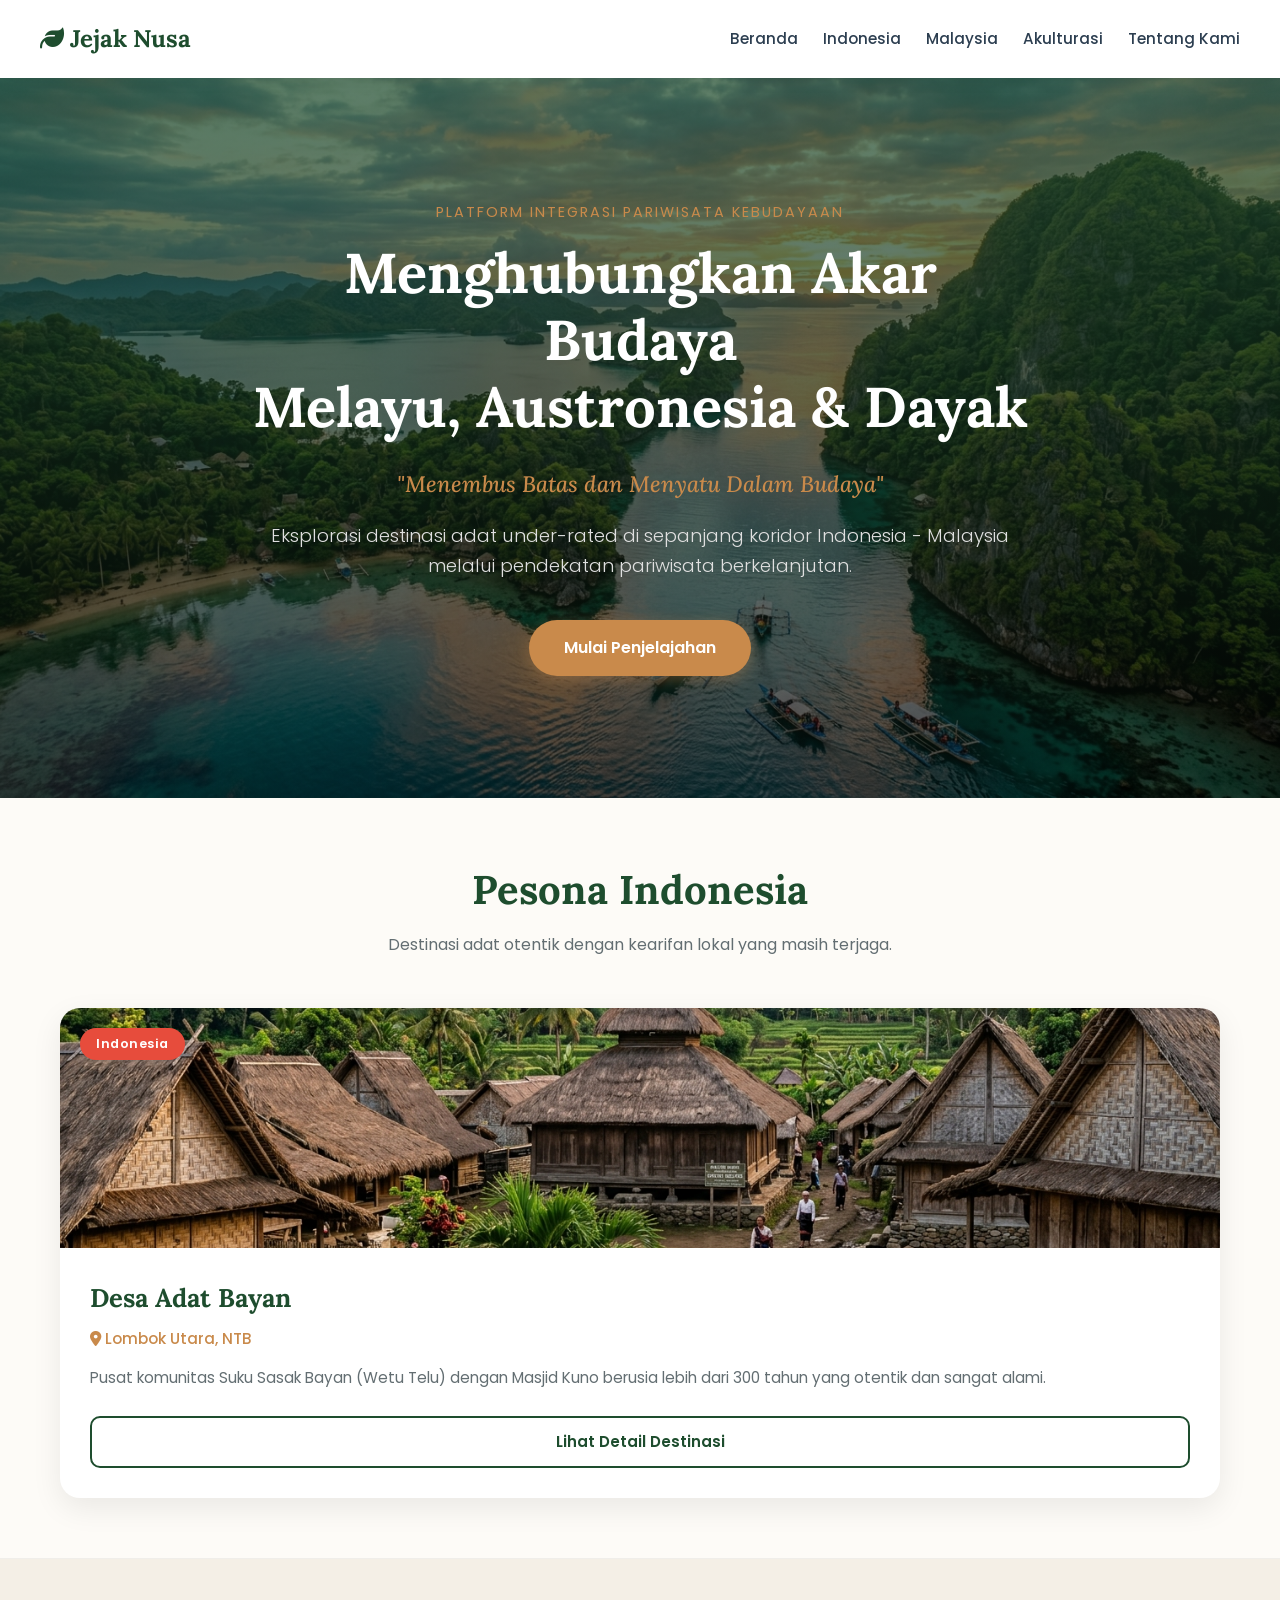
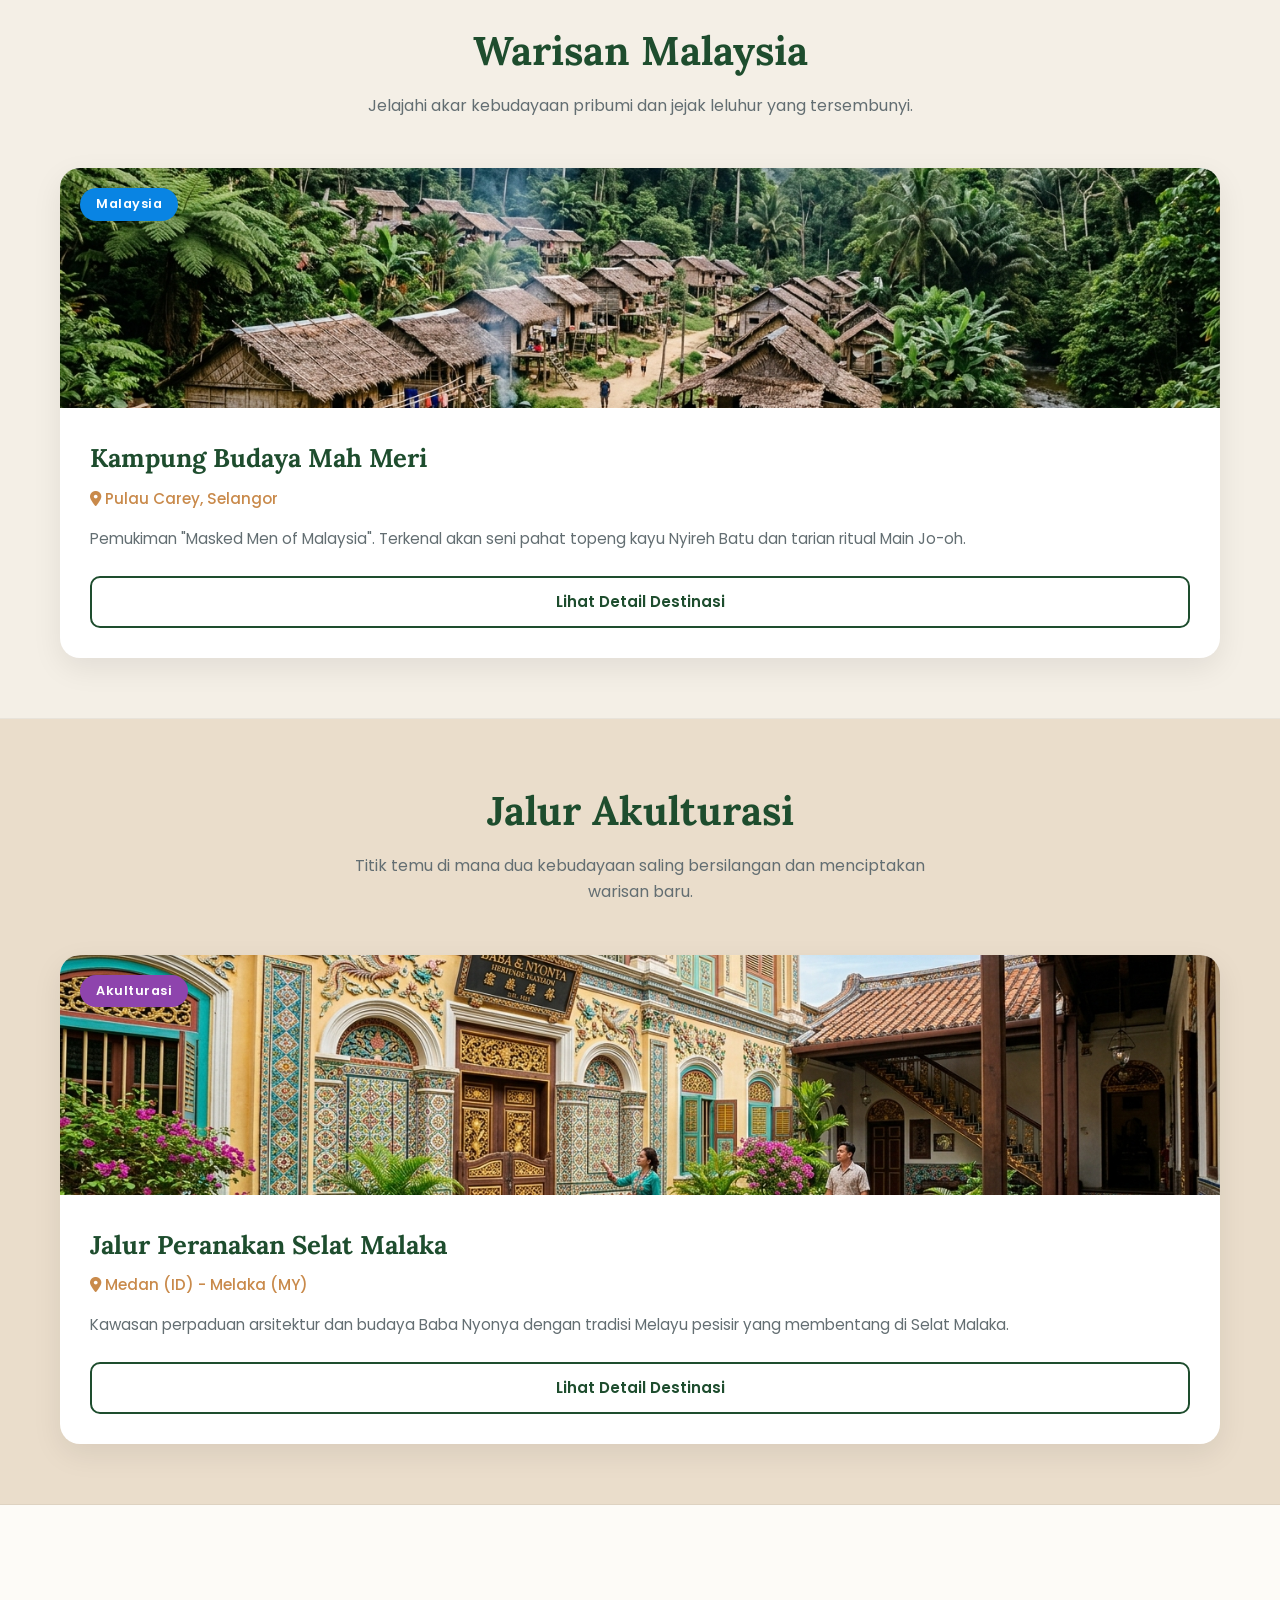
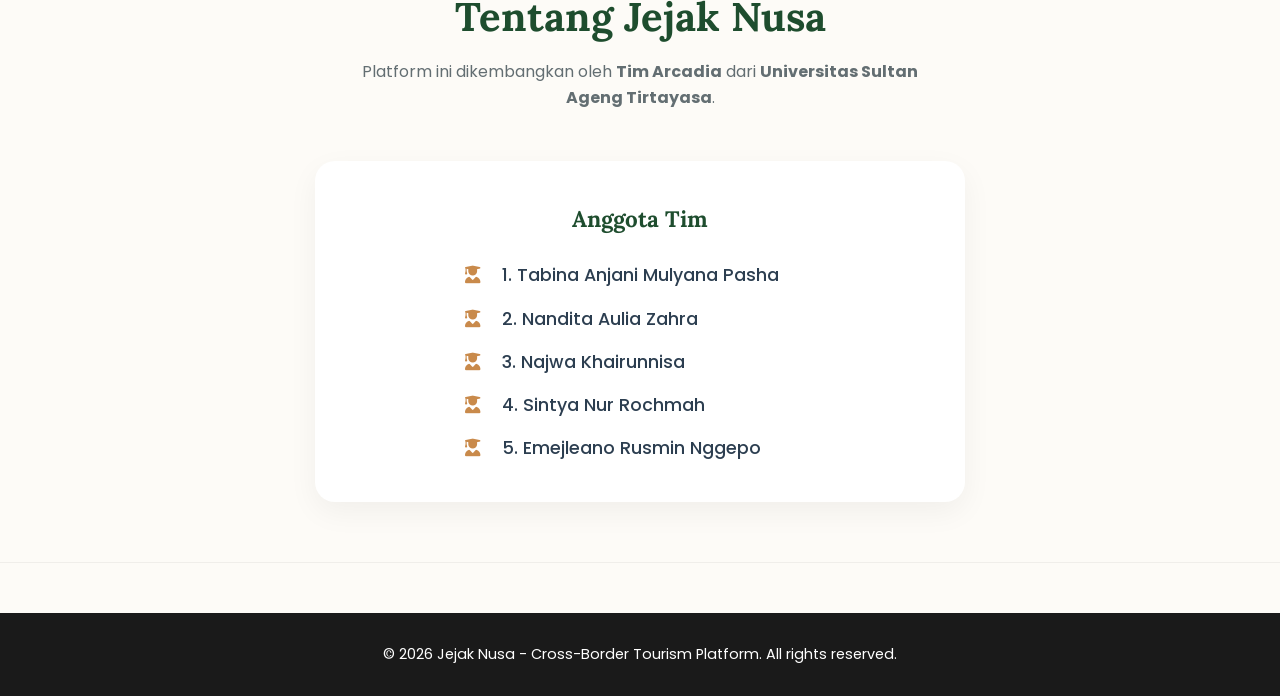
<file: index.html>
<!DOCTYPE html>
<html lang="id">
<head>
    <meta charset="UTF-8">
    <meta name="viewport" content="width=device-width, initial-scale=1.0">
    <title>Jejak Nusa - Lintas Budaya Nusantara</title>
    <link href="https://fonts.googleapis.com/css2?family=Lora:ital,wght@0,400;0,600;1,400&family=Poppins:wght@300;400;500;600&display=swap" rel="stylesheet">
    <link rel="stylesheet" href="https://cdnjs.cloudflare.com/ajax/libs/font-awesome/6.4.0/css/all.min.css">
    <link rel="stylesheet" href="style.css">
</head>
<body>

    <!-- Navbar -->
    <nav class="navbar">
        <div class="logo">
            <i class="fa-solid fa-leaf"></i> Jejak Nusa
        </div>
        <div class="menu-toggle" id="mobile-menu">
            <i class="fa-solid fa-bars"></i>
        </div>
        <ul class="nav-links">
            <li><a href="#beranda">Beranda</a></li>
            <li><a href="#indonesia">Indonesia</a></li>
            <li><a href="#malaysia">Malaysia</a></li>
            <li><a href="#akulturasi">Akulturasi</a></li>
            <li><a href="#tentang">Tentang Kami</a></li>
        </ul>
    </nav>

    <!-- Hero Section -->
    <header id="beranda" class="hero">
        <div class="hero-overlay"></div>
        <div class="hero-content">
            <span class="hero-subtitle">Platform Integrasi Pariwisata Kebudayaan</span>
            <h1>Menghubungkan Akar Budaya<br>Melayu, Austronesia & Dayak</h1>
            <h3 style="color: var(--color-secondary); font-style: italic; margin-bottom: 20px; font-weight: 500; font-family: var(--font-heading); font-size: 1.4rem;">"Menembus Batas dan Menyatu Dalam Budaya"</h3>
            <p>Eksplorasi destinasi adat under-rated di sepanjang koridor Indonesia - Malaysia melalui pendekatan pariwisata berkelanjutan.</p>
            <div class="hero-buttons">
                <a href="#indonesia" class="btn-primary">Mulai Penjelajahan</a>
            </div>
        </div>
    </header>

    <!-- Section Indonesia -->
    <section id="indonesia" class="category-section bg-light">
        <div class="container">
            <div class="section-header">
                <h2>Pesona Indonesia</h2>
                <p>Destinasi adat otentik dengan kearifan lokal yang masih terjaga.</p>
            </div>
            <div class="card-grid">
                <!-- Card Indonesia 1 -->
                <div class="destination-card">
                    <div class="card-image" style="background-image: url('bayan_village.jpg');">
                        <span class="badge badge-id">Indonesia</span>
                    </div>
                    <div class="card-body">
                        <h3>Desa Adat Bayan</h3>
                        <p class="location"><i class="fa-solid fa-location-dot"></i> Lombok Utara, NTB</p>
                        <p class="short-desc">Pusat komunitas Suku Sasak Bayan (Wetu Telu) dengan Masjid Kuno berusia lebih dari 300 tahun yang otentik dan sangat alami.</p>
                        <!-- Mengarah ke halaman terpisah -->
                        <a href="bayan.html" class="btn-detail">Lihat Detail Destinasi</a>
                    </div>
                </div>
            </div>
        </div>
    </section>

    <!-- Section Malaysia -->
    <section id="malaysia" class="category-section bg-cream">
        <div class="container">
            <div class="section-header">
                <h2>Warisan Malaysia</h2>
                <p>Jelajahi akar kebudayaan pribumi dan jejak leluhur yang tersembunyi.</p>
            </div>
            <div class="card-grid">
                <!-- Card Malaysia 1 -->
                <div class="destination-card">
                    <div class="card-image" style="background-image: url('mahmeri_village.jpg');">
                        <span class="badge badge-my">Malaysia</span>
                    </div>
                    <div class="card-body">
                        <h3>Kampung Budaya Mah Meri</h3>
                        <p class="location"><i class="fa-solid fa-location-dot"></i> Pulau Carey, Selangor</p>
                        <p class="short-desc">Pemukiman "Masked Men of Malaysia". Terkenal akan seni pahat topeng kayu Nyireh Batu dan tarian ritual Main Jo-oh.</p>
                        <!-- Mengarah ke halaman terpisah -->
                        <a href="mahmeri.html" class="btn-detail">Lihat Detail Destinasi</a>
                    </div>
                </div>
            </div>
        </div>
    </section>

    <!-- Section Akulturasi -->
    <section id="akulturasi" class="category-section bg-sand">
        <div class="container">
            <div class="section-header">
                <h2>Jalur Akulturasi</h2>
                <p>Titik temu di mana dua kebudayaan saling bersilangan dan menciptakan warisan baru.</p>
            </div>
            <div class="card-grid">
                <!-- Card Akulturasi 1 -->
                <div class="destination-card">
                    <div class="card-image" style="background-image: url('peranakan_mansion.jpg');">
                        <span class="badge badge-mix">Akulturasi</span>
                    </div>
                    <div class="card-body">
                        <h3>Jalur Peranakan Selat Malaka</h3>
                        <p class="location"><i class="fa-solid fa-location-dot"></i> Medan (ID) - Melaka (MY)</p>
                        <p class="short-desc">Kawasan perpaduan arsitektur dan budaya Baba Nyonya dengan tradisi Melayu pesisir yang membentang di Selat Malaka.</p>
                        <!-- Mengarah ke halaman terpisah -->
                        <a href="peranakan.html" class="btn-detail">Lihat Detail Destinasi</a>
                    </div>
                </div>
            </div>
        </div>
    </section>

    <!-- Section Tentang Jejak Nusa -->
    <section id="tentang" class="category-section bg-light" style="padding-top: 20px;">
        <div class="container">
            <div class="section-header">
                <h2>Tentang Jejak Nusa</h2>
                <p>Platform ini dikembangkan oleh <strong>Tim Arcadia</strong> dari <strong>Universitas Sultan Ageng Tirtayasa</strong>.</p>
            </div>
            <div style="text-align: center; max-width: 650px; margin: 0 auto; background: white; padding: 40px; border-radius: 20px; box-shadow: 0 10px 30px rgba(0,0,0,0.05);">
                <h3 style="color: var(--color-primary); margin-bottom: 25px; font-family: var(--font-heading); font-size: 1.4rem;">Anggota Tim</h3>
                <ul style="list-style: none; padding: 0; display: flex; flex-direction: column; gap: 15px; font-size: 1.1rem; color: var(--color-text); font-weight: 500; text-align: left; max-width: 350px; margin: 0 auto;">
                    <li><i class="fa-solid fa-user-graduate" style="color: var(--color-secondary); margin-right: 12px; width: 20px;"></i> 1. Tabina Anjani Mulyana Pasha</li>
                    <li><i class="fa-solid fa-user-graduate" style="color: var(--color-secondary); margin-right: 12px; width: 20px;"></i> 2. Nandita Aulia Zahra</li>
                    <li><i class="fa-solid fa-user-graduate" style="color: var(--color-secondary); margin-right: 12px; width: 20px;"></i> 3. Najwa Khairunnisa</li>
                    <li><i class="fa-solid fa-user-graduate" style="color: var(--color-secondary); margin-right: 12px; width: 20px;"></i> 4. Sintya Nur Rochmah</li>
                    <li><i class="fa-solid fa-user-graduate" style="color: var(--color-secondary); margin-right: 12px; width: 20px;"></i> 5. Emejleano Rusmin Nggepo</li>
                </ul>
            </div>
        </div>
    </section>

    <footer>
        <p>&copy; 2026 Jejak Nusa - Cross-Border Tourism Platform. All rights reserved.</p>
    </footer>

    <script src="script.js"></script>
</body>
</html>
</file>
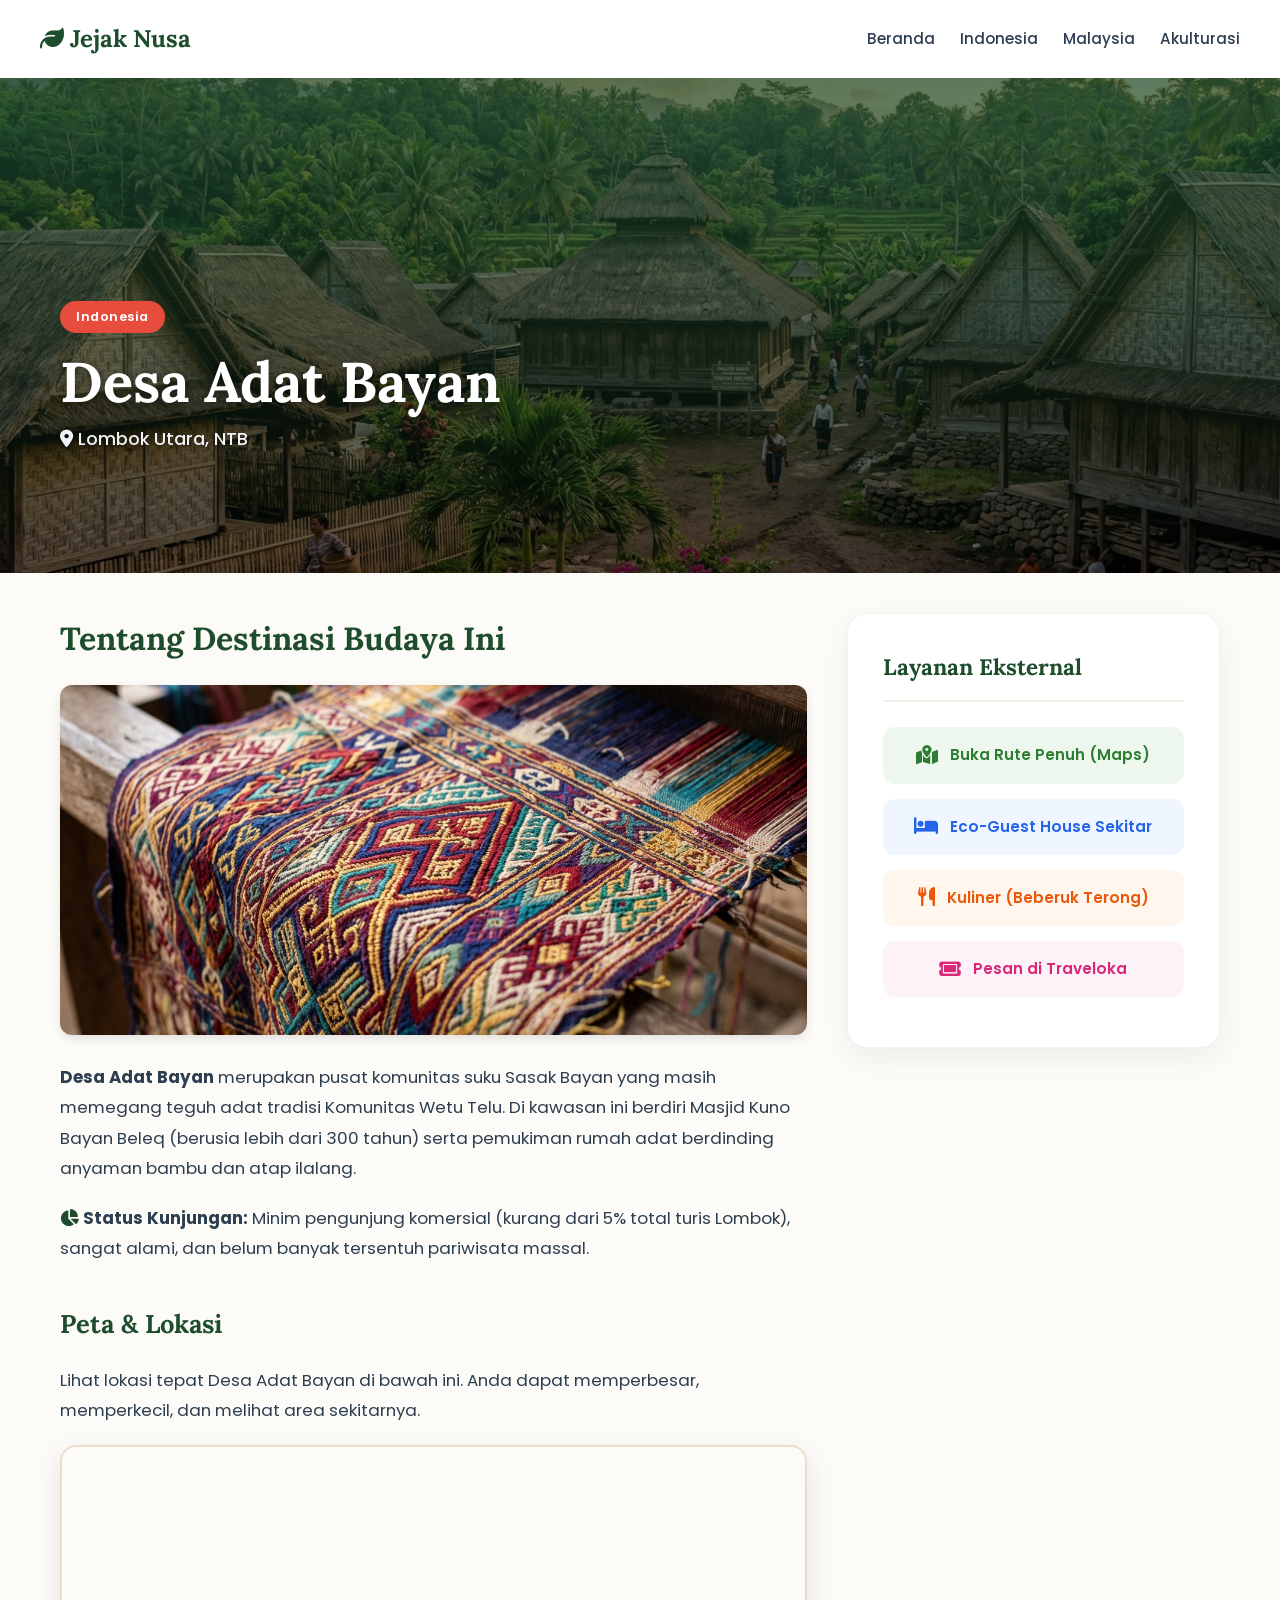
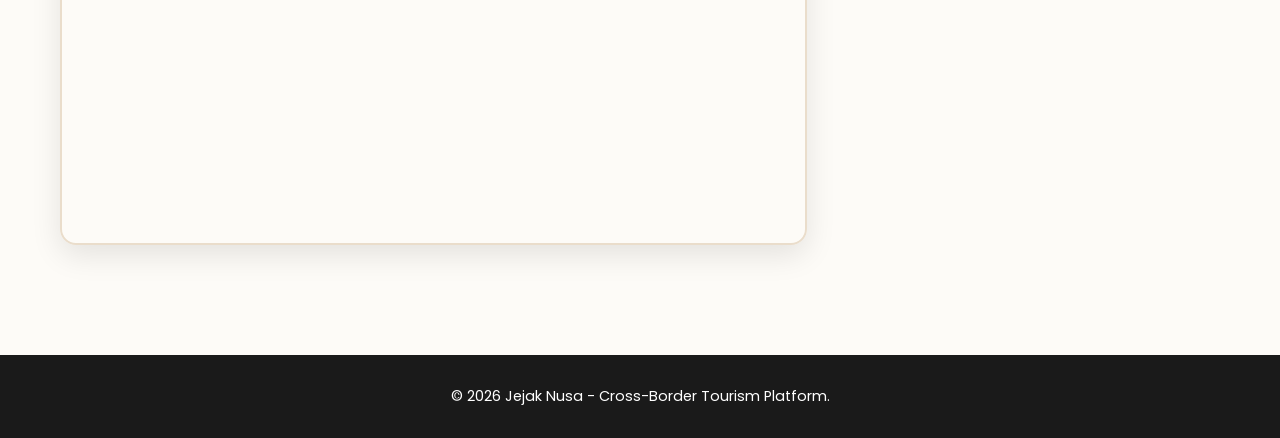
<file: bayan.html>
<!DOCTYPE html>
<html lang="id">
<head>
    <meta charset="UTF-8">
    <meta name="viewport" content="width=device-width, initial-scale=1.0">
    <title>Desa Adat Bayan - Jejak Nusa</title>
    <link href="https://fonts.googleapis.com/css2?family=Lora:ital,wght@0,400;0,600;1,400&family=Poppins:wght@300;400;500;600&display=swap" rel="stylesheet">
    <link rel="stylesheet" href="https://cdnjs.cloudflare.com/ajax/libs/font-awesome/6.4.0/css/all.min.css">
    <link rel="stylesheet" href="style.css">
</head>
<body>

    <!-- Navbar -->
    <nav class="navbar">
        <a href="index.html" class="logo">
            <i class="fa-solid fa-leaf"></i> Jejak Nusa
        </a>
        <div class="menu-toggle" id="mobile-menu">
            <i class="fa-solid fa-bars"></i>
        </div>
        <ul class="nav-links">
            <li><a href="index.html#beranda">Beranda</a></li>
            <li><a href="index.html#indonesia">Indonesia</a></li>
            <li><a href="index.html#malaysia">Malaysia</a></li>
            <li><a href="index.html#akulturasi">Akulturasi</a></li>
        </ul>
    </nav>

    <!-- Header Spesifik Destinasi -->
    <header class="detail-hero" style="background-image: url('bayan_village.jpg');">
        <div class="hero-overlay"></div>
        <div class="container relative">
            <span class="badge badge-id">Indonesia</span>
            <h1>Desa Adat Bayan</h1>
            <p class="location"><i class="fa-solid fa-location-dot"></i> Lombok Utara, NTB</p>
        </div>
    </header>

    <!-- Konten Utama (Teks & Maps) -->
    <div class="container detail-layout">
        <div class="detail-main">
            <h2>Tentang Destinasi Budaya Ini</h2>
            <img src="bayan_detail.jpg" alt="Kain Tenun Tradisional Sasak" style="width: 100%; height: 350px; object-fit: cover; border-radius: 12px; margin-bottom: 20px; box-shadow: 0 4px 10px rgba(0,0,0,0.1);">
            <p><strong>Desa Adat Bayan</strong> merupakan pusat komunitas suku Sasak Bayan yang masih memegang teguh adat tradisi Komunitas Wetu Telu. Di kawasan ini berdiri Masjid Kuno Bayan Beleq (berusia lebih dari 300 tahun) serta pemukiman rumah adat berdinding anyaman bambu dan atap ilalang.</p>
            <p><i class="fa-solid fa-chart-pie" style="color:var(--color-primary);"></i> <strong>Status Kunjungan:</strong> Minim pengunjung komersial (kurang dari 5% total turis Lombok), sangat alami, dan belum banyak tersentuh pariwisata massal.</p>
            
            <h3>Peta & Lokasi</h3>
            <p>Lihat lokasi tepat Desa Adat Bayan di bawah ini. Anda dapat memperbesar, memperkecil, dan melihat area sekitarnya.</p>
            
            <!-- Google Maps Embed Iframe -->
            <div class="map-container">
                <iframe src="https://maps.google.com/maps?q=Desa+Adat+Bayan,+Lombok+Utara&t=&z=14&ie=UTF8&iwloc=&output=embed" frameborder="0" scrolling="no" marginheight="0" marginwidth="0"></iframe>
            </div>
        </div>

        <!-- Sidebar CTA (Tautan Layanan) -->
        <div class="detail-sidebar">
            <h3>Layanan Eksternal</h3>
            
            <a href="https://maps.google.com/?q=Desa+Adat+Bayan+Lombok" target="_blank" rel="noopener noreferrer" class="btn-action btn-map">
                <i class="fa-solid fa-map-location-dot"></i> Buka Rute Penuh (Maps)
            </a>
            
            <a href="https://www.agoda.com/id-id/search?text=Bayan+Lombok+Utara" target="_blank" rel="noopener noreferrer" class="btn-action btn-stay">
                <i class="fa-solid fa-bed"></i> Eco-Guest House Sekitar
            </a>
            
            <a href="https://maps.google.com/?q=Kuliner+Lombok+Utara" target="_blank" rel="noopener noreferrer" class="btn-action btn-food">
                <i class="fa-solid fa-utensils"></i> Kuliner (Beberuk Terong)
            </a>
            
            <a href="https://www.traveloka.com/id-id/activities/search?q=Desa+Adat+Bayan" target="_blank" rel="noopener noreferrer" class="btn-action btn-ticket">
                <i class="fa-solid fa-ticket"></i> Pesan di Traveloka
            </a>
        </div>
    </div>

    <footer>
        <p>&copy; 2026 Jejak Nusa - Cross-Border Tourism Platform.</p>
    </footer>

    <script src="script.js"></script>
</body>
</html>
</file>
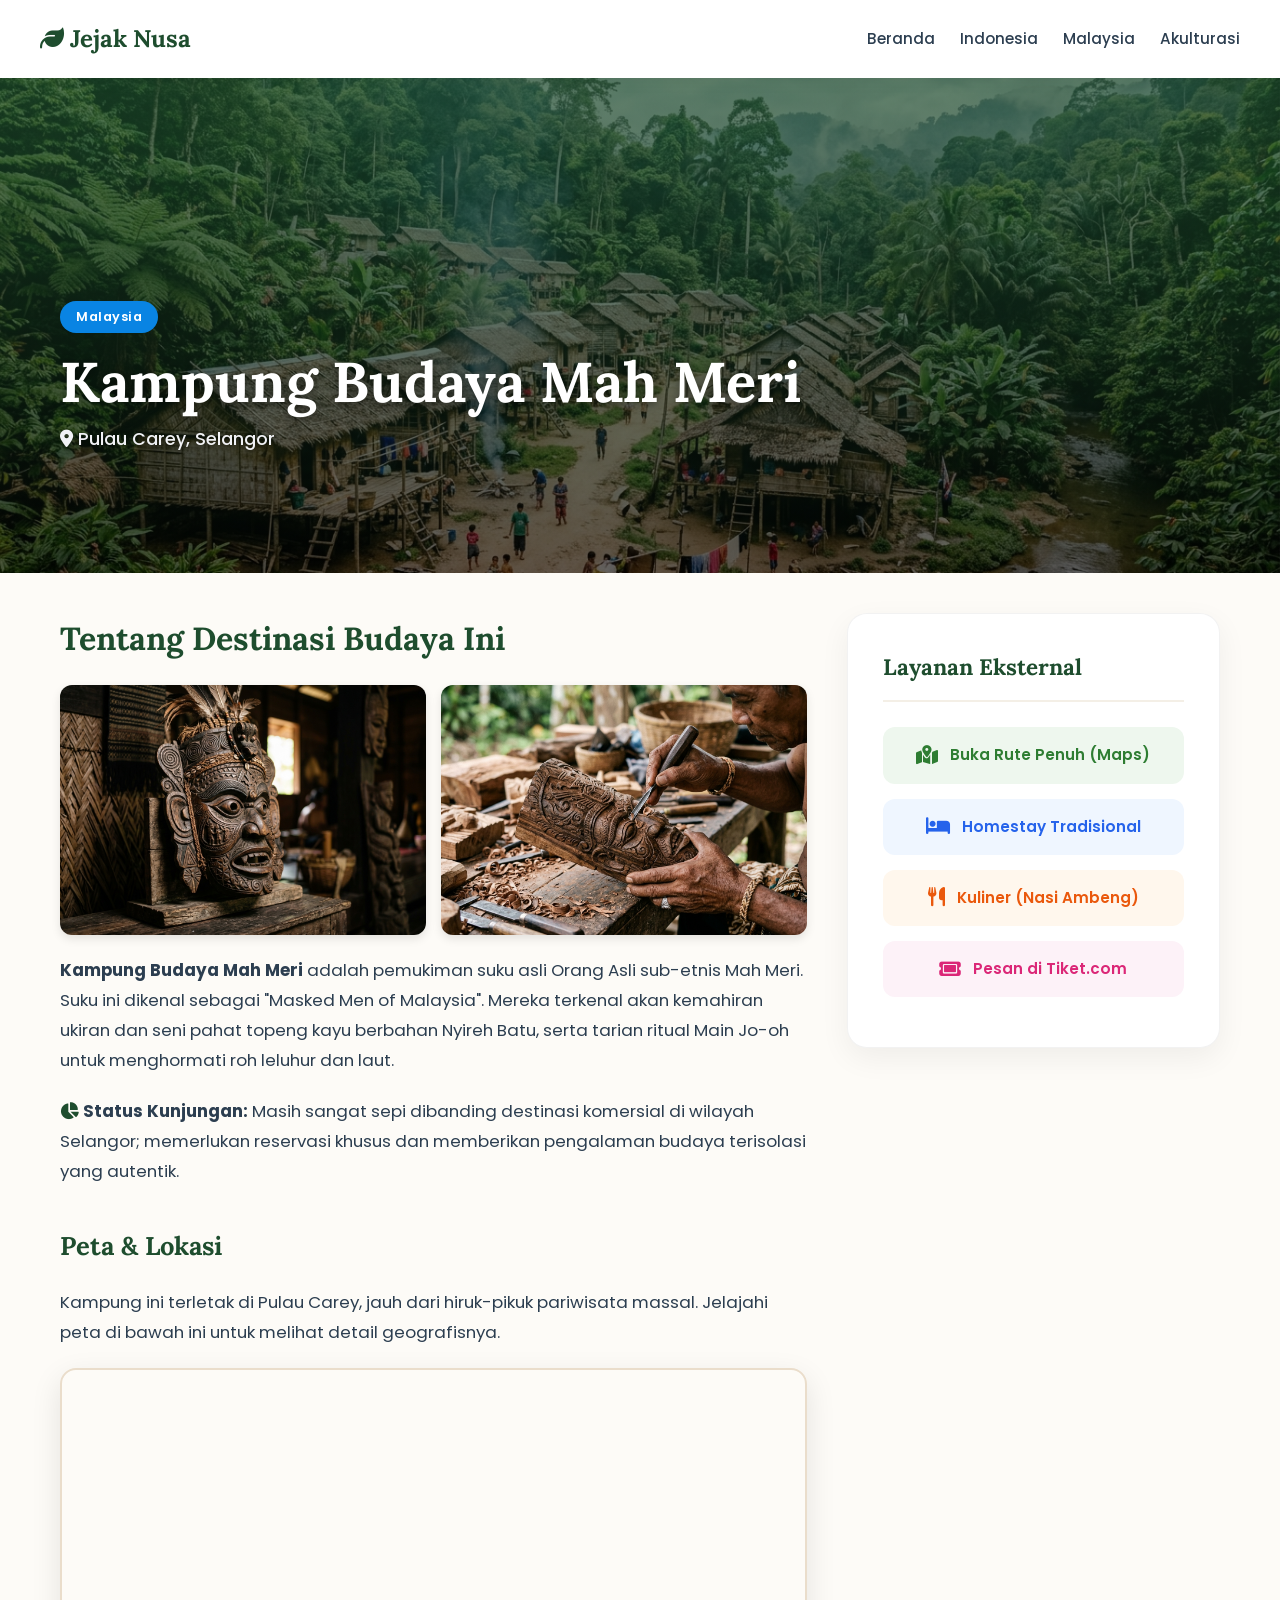
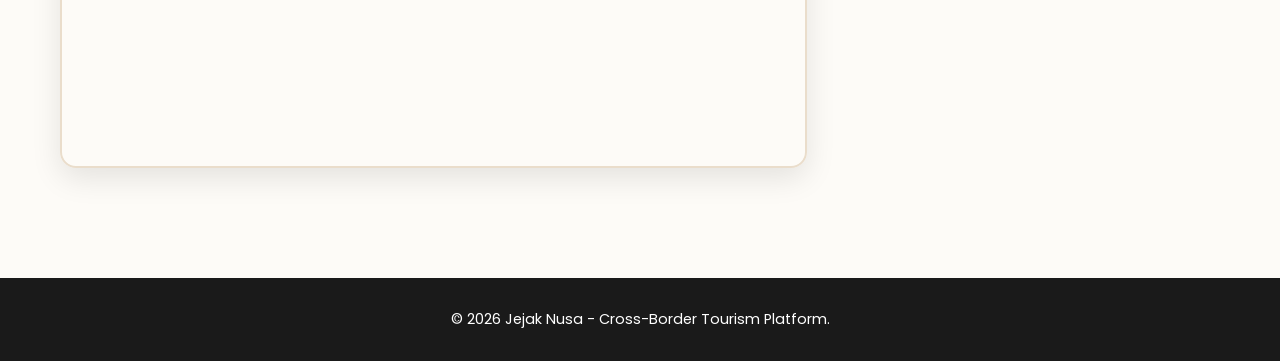
<file: mahmeri.html>
<!DOCTYPE html>
<html lang="id">
<head>
    <meta charset="UTF-8">
    <meta name="viewport" content="width=device-width, initial-scale=1.0">
    <title>Kampung Budaya Mah Meri - Jejak Nusa</title>
    <link href="https://fonts.googleapis.com/css2?family=Lora:ital,wght@0,400;0,600;1,400&family=Poppins:wght@300;400;500;600&display=swap" rel="stylesheet">
    <link rel="stylesheet" href="https://cdnjs.cloudflare.com/ajax/libs/font-awesome/6.4.0/css/all.min.css">
    <link rel="stylesheet" href="style.css">
</head>
<body>

    <!-- Navbar -->
    <nav class="navbar">
        <a href="index.html" class="logo">
            <i class="fa-solid fa-leaf"></i> Jejak Nusa
        </a>
        <div class="menu-toggle" id="mobile-menu">
            <i class="fa-solid fa-bars"></i>
        </div>
        <ul class="nav-links">
            <li><a href="index.html#beranda">Beranda</a></li>
            <li><a href="index.html#indonesia">Indonesia</a></li>
            <li><a href="index.html#malaysia">Malaysia</a></li>
            <li><a href="index.html#akulturasi">Akulturasi</a></li>
        </ul>
    </nav>

    <!-- Header Spesifik Destinasi -->
    <header class="detail-hero" style="background-image: url('mahmeri_village.jpg');">
        <div class="hero-overlay"></div>
        <div class="container relative">
            <span class="badge badge-my">Malaysia</span>
            <h1>Kampung Budaya Mah Meri</h1>
            <p class="location"><i class="fa-solid fa-location-dot"></i> Pulau Carey, Selangor</p>
        </div>
    </header>

    <!-- Konten Utama -->
    <div class="container detail-layout">
        <div class="detail-main">
            <h2>Tentang Destinasi Budaya Ini</h2>
            
            <!-- Foto Tambahan -->
            <div style="display: grid; grid-template-columns: 1fr 1fr; gap: 15px; margin-bottom: 20px;">
                <img src="mahmeri_mask.jpg" alt="Ukiran Topeng Mah Meri" style="width: 100%; height: 250px; object-fit: cover; border-radius: 12px; box-shadow: 0 4px 10px rgba(0,0,0,0.1);">
                <img src="mahmeri_carving.jpg" alt="Seni Pahat Kayu" style="width: 100%; height: 250px; object-fit: cover; border-radius: 12px; box-shadow: 0 4px 10px rgba(0,0,0,0.1);">
            </div>

            <p><strong>Kampung Budaya Mah Meri</strong> adalah pemukiman suku asli Orang Asli sub-etnis Mah Meri. Suku ini dikenal sebagai "Masked Men of Malaysia". Mereka terkenal akan kemahiran ukiran dan seni pahat topeng kayu berbahan Nyireh Batu, serta tarian ritual Main Jo-oh untuk menghormati roh leluhur dan laut.</p>
            <p><i class="fa-solid fa-chart-pie" style="color:var(--color-primary);"></i> <strong>Status Kunjungan:</strong> Masih sangat sepi dibanding destinasi komersial di wilayah Selangor; memerlukan reservasi khusus dan memberikan pengalaman budaya terisolasi yang autentik.</p>
            
            <h3>Peta & Lokasi</h3>
            <p>Kampung ini terletak di Pulau Carey, jauh dari hiruk-pikuk pariwisata massal. Jelajahi peta di bawah ini untuk melihat detail geografisnya.</p>
            
            <!-- Google Maps Embed Iframe -->
            <div class="map-container">
                <iframe src="https://maps.google.com/maps?q=Mah+Meri+Cultural+Village,+Carey+Island&t=&z=14&ie=UTF8&iwloc=&output=embed" frameborder="0" scrolling="no" marginheight="0" marginwidth="0"></iframe>
            </div>
        </div>

        <!-- Sidebar CTA -->
        <div class="detail-sidebar">
            <h3>Layanan Eksternal</h3>
            
            <a href="https://maps.google.com/?q=Mah+Meri+Cultural+Village+Carey+Island" target="_blank" rel="noopener noreferrer" class="btn-action btn-map">
                <i class="fa-solid fa-map-location-dot"></i> Buka Rute Penuh (Maps)
            </a>
            
            <a href="https://www.agoda.com/id-id/search?text=Carey+Island+Selangor" target="_blank" rel="noopener noreferrer" class="btn-action btn-stay">
                <i class="fa-solid fa-bed"></i> Homestay Tradisional
            </a>
            
            <a href="https://maps.google.com/?q=Nasi+Ambeng+Selangor" target="_blank" rel="noopener noreferrer" class="btn-action btn-food">
                <i class="fa-solid fa-utensils"></i> Kuliner (Nasi Ambeng)
            </a>
            
            <a href="https://www.tiket.com/to-do/search?q=Mah+Meri+Cultural+Village" target="_blank" rel="noopener noreferrer" class="btn-action btn-ticket">
                <i class="fa-solid fa-ticket"></i> Pesan di Tiket.com
            </a>
        </div>
    </div>

    <footer>
        <p>&copy; 2026 Jejak Nusa - Cross-Border Tourism Platform.</p>
    </footer>

    <script src="script.js"></script>
</body>
</html>
</file>
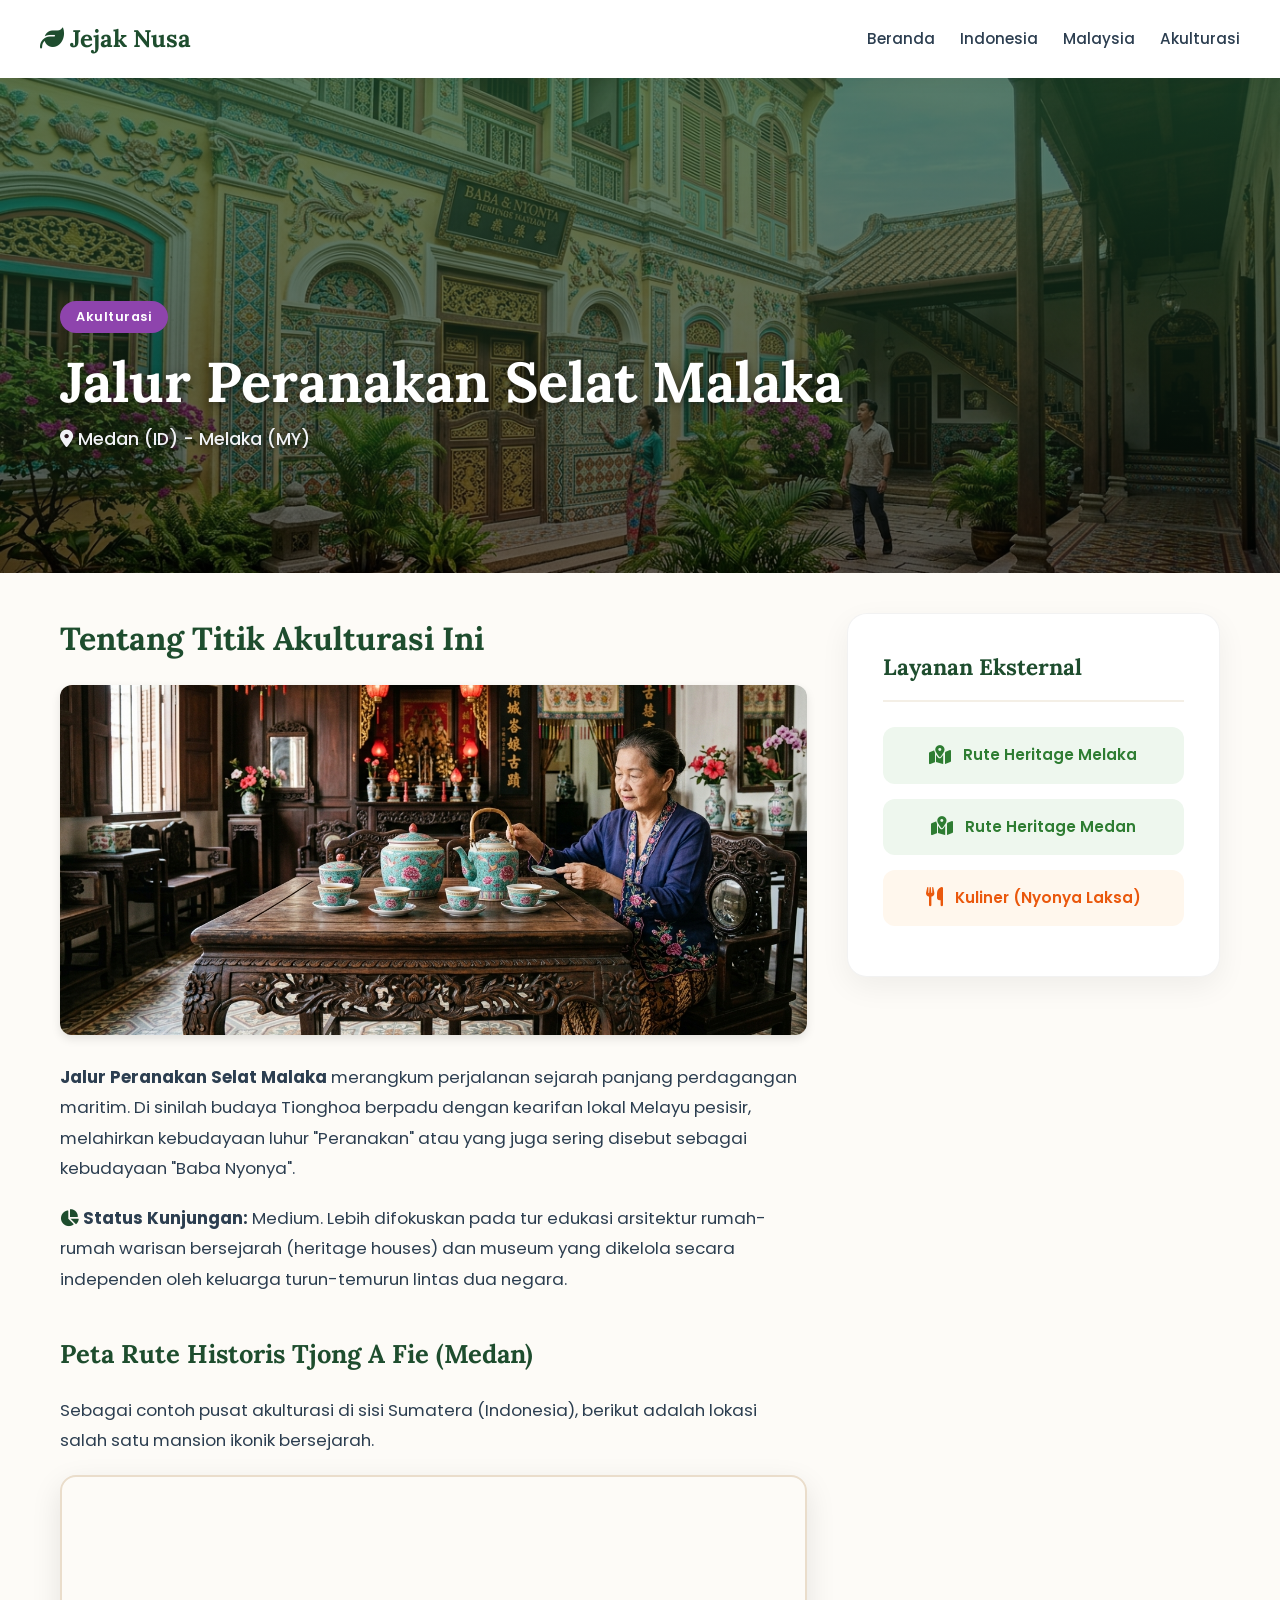
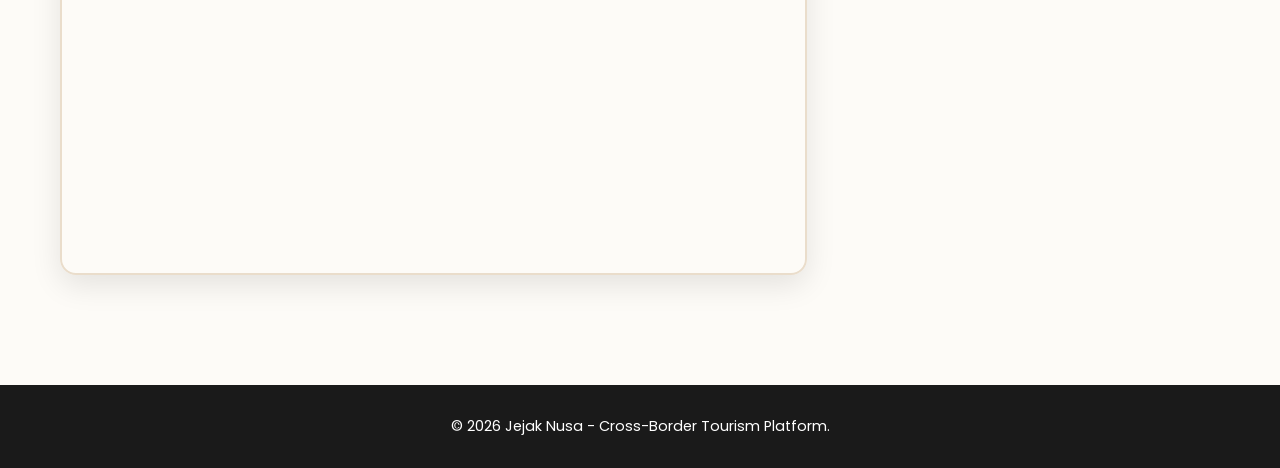
<file: peranakan.html>
<!DOCTYPE html>
<html lang="id">
<head>
    <meta charset="UTF-8">
    <meta name="viewport" content="width=device-width, initial-scale=1.0">
    <title>Jalur Peranakan - Jejak Nusa</title>
    <link href="https://fonts.googleapis.com/css2?family=Lora:ital,wght@0,400;0,600;1,400&family=Poppins:wght@300;400;500;600&display=swap" rel="stylesheet">
    <link rel="stylesheet" href="https://cdnjs.cloudflare.com/ajax/libs/font-awesome/6.4.0/css/all.min.css">
    <link rel="stylesheet" href="style.css">
</head>
<body>

    <!-- Navbar -->
    <nav class="navbar">
        <a href="index.html" class="logo">
            <i class="fa-solid fa-leaf"></i> Jejak Nusa
        </a>
        <div class="menu-toggle" id="mobile-menu">
            <i class="fa-solid fa-bars"></i>
        </div>
        <ul class="nav-links">
            <li><a href="index.html#beranda">Beranda</a></li>
            <li><a href="index.html#indonesia">Indonesia</a></li>
            <li><a href="index.html#malaysia">Malaysia</a></li>
            <li><a href="index.html#akulturasi">Akulturasi</a></li>
        </ul>
    </nav>

    <!-- Header Spesifik Destinasi -->
    <header class="detail-hero" style="background-image: url('peranakan_mansion.jpg');">
        <div class="hero-overlay"></div>
        <div class="container relative">
            <span class="badge badge-mix">Akulturasi</span>
            <h1>Jalur Peranakan Selat Malaka</h1>
            <p class="location"><i class="fa-solid fa-location-dot"></i> Medan (ID) - Melaka (MY)</p>
        </div>
    </header>

    <!-- Konten Utama -->
    <div class="container detail-layout">
        <div class="detail-main">
            <h2>Tentang Titik Akulturasi Ini</h2>
            <img src="peranakan_detail.jpg" alt="Interior dan Teh Baba Nyonya" style="width: 100%; height: 350px; object-fit: cover; border-radius: 12px; margin-bottom: 20px; box-shadow: 0 4px 10px rgba(0,0,0,0.1);">
            <p><strong>Jalur Peranakan Selat Malaka</strong> merangkum perjalanan sejarah panjang perdagangan maritim. Di sinilah budaya Tionghoa berpadu dengan kearifan lokal Melayu pesisir, melahirkan kebudayaan luhur "Peranakan" atau yang juga sering disebut sebagai kebudayaan "Baba Nyonya".</p>
            <p><i class="fa-solid fa-chart-pie" style="color:var(--color-primary);"></i> <strong>Status Kunjungan:</strong> Medium. Lebih difokuskan pada tur edukasi arsitektur rumah-rumah warisan bersejarah (heritage houses) dan museum yang dikelola secara independen oleh keluarga turun-temurun lintas dua negara.</p>
            
            <h3>Peta Rute Historis Tjong A Fie (Medan)</h3>
            <p>Sebagai contoh pusat akulturasi di sisi Sumatera (Indonesia), berikut adalah lokasi salah satu mansion ikonik bersejarah.</p>
            
            <!-- Google Maps Embed Iframe -->
            <div class="map-container">
                <iframe src="https://maps.google.com/maps?q=Tjong+A+Fie+Mansion+Medan&t=&z=15&ie=UTF8&iwloc=&output=embed" frameborder="0" scrolling="no" marginheight="0" marginwidth="0"></iframe>
            </div>
        </div>

        <!-- Sidebar CTA -->
        <div class="detail-sidebar">
            <h3>Layanan Eksternal</h3>
            
            <a href="https://maps.google.com/?q=Peranakan+Museum+Melaka" target="_blank" rel="noopener noreferrer" class="btn-action btn-map">
                <i class="fa-solid fa-map-location-dot"></i> Rute Heritage Melaka
            </a>
            
            <a href="https://maps.google.com/?q=Tjong+A+Fie+Mansion+Medan" target="_blank" rel="noopener noreferrer" class="btn-action btn-map">
                <i class="fa-solid fa-map-location-dot"></i> Rute Heritage Medan
            </a>
            
            <a href="https://maps.google.com/?q=Nyonya+Food" target="_blank" rel="noopener noreferrer" class="btn-action btn-food">
                <i class="fa-solid fa-utensils"></i> Kuliner (Nyonya Laksa)
            </a>
        </div>
    </div>

    <footer>
        <p>&copy; 2026 Jejak Nusa - Cross-Border Tourism Platform.</p>
    </footer>

    <script src="script.js"></script>
</body>
</html>
</file>
<file: style.css>
/* Reset Dasar & Variabel Tema */
:root {
    --color-primary: #1e4d2e;
    --color-secondary: #c98a4b;
    --color-text: #2c3e50;
    --color-text-light: #636e72;
    --color-white: #ffffff;
    
    --bg-light: #fdfbf7;
    --bg-cream: #f4efe6;
    --bg-sand: #eaddcb;
    
    --font-heading: 'Lora', serif;
    --font-body: 'Poppins', sans-serif;
    --transition: all 0.3s ease;
}

* { margin: 0; padding: 0; box-sizing: border-box; }
html { scroll-behavior: smooth; }
body { font-family: var(--font-body); color: var(--color-text); line-height: 1.6; background-color: var(--bg-light); }

.container { max-width: 1200px; margin: 0 auto; padding: 60px 20px; }

/* Navbar */
.navbar {
    display: flex; justify-content: space-between; align-items: center;
    padding: 20px 40px; background-color: rgba(255, 255, 255, 0.95);
    backdrop-filter: blur(10px); box-shadow: 0 4px 15px rgba(0,0,0,0.05);
    position: sticky; top: 0; z-index: 100;
}
.navbar .logo { font-family: var(--font-heading); font-size: 24px; font-weight: 700; color: var(--color-primary); text-decoration: none;}
.nav-links { list-style: none; display: flex; gap: 25px; }
.nav-links a { text-decoration: none; color: var(--color-text); font-weight: 500; transition: var(--transition); font-size: 0.95rem; }
.nav-links a:hover { color: var(--color-secondary); }

/* Hero Section */
.hero {
    position: relative; height: 80vh; display: flex; align-items: center; justify-content: center;
    text-align: center; color: var(--color-white); padding: 0 20px;
    background: url('hero_bg.jpg') center/cover;
}
.hero-overlay { position: absolute; top: 0; left: 0; width: 100%; height: 100%; background: linear-gradient(to bottom, rgba(30, 77, 46, 0.7), rgba(0,0,0,0.6)); }
.hero-content { position: relative; z-index: 2; max-width: 800px; animation: fadeIn 1s ease-out; }
.hero-subtitle { font-family: var(--font-body); text-transform: uppercase; letter-spacing: 2px; font-size: 0.9rem; margin-bottom: 15px; display: block; color: var(--color-secondary); }
.hero-content h1 { font-family: var(--font-heading); font-size: 3.5rem; margin-bottom: 25px; line-height: 1.2; }
.hero-content p { font-size: 1.15rem; margin-bottom: 40px; color: #e0e0e0; font-weight: 300;}

.btn-primary { display: inline-block; padding: 15px 35px; background-color: var(--color-secondary); color: var(--color-white); text-decoration: none; font-weight: 600; border-radius: 30px; transition: var(--transition); box-shadow: 0 4px 15px rgba(201, 138, 75, 0.4); }
.btn-primary:hover { background-color: #b3783e; transform: translateY(-2px); }

/* Section Categories */
.category-section { border-bottom: 1px solid rgba(0,0,0,0.05); }
.bg-light { background-color: var(--bg-light); }
.bg-cream { background-color: var(--bg-cream); }
.bg-sand { background-color: var(--bg-sand); }
.section-header { text-align: center; margin-bottom: 50px; }
.section-header h2 { font-family: var(--font-heading); font-size: 2.5rem; color: var(--color-primary); margin-bottom: 10px; }
.section-header p { color: var(--color-text-light); max-width: 600px; margin: 0 auto; }

/* Card Grid & Design */
.card-grid { display: grid; grid-template-columns: repeat(auto-fit, minmax(320px, 1fr)); gap: 40px; }
.destination-card { background: var(--color-white); border-radius: 20px; overflow: hidden; box-shadow: 0 10px 30px rgba(0,0,0,0.08); transition: var(--transition); display: flex; flex-direction: column; }
.destination-card:hover { transform: translateY(-8px); box-shadow: 0 15px 40px rgba(0,0,0,0.12); }
.card-image { height: 240px; background-position: center; background-size: cover; position: relative; }
.badge { position: absolute; top: 20px; left: 20px; padding: 6px 16px; border-radius: 25px; font-size: 0.8rem; font-weight: 600; color: #fff; letter-spacing: 0.5px; z-index: 5; display: inline-block; }
.badge-id { background-color: #e74c3c; } 
.badge-my { background-color: #0984e3; } 
.badge-mix { background-color: #8e44ad; } 
.card-body { padding: 30px; display: flex; flex-direction: column; flex-grow: 1; }
.card-body h3 { font-family: var(--font-heading); font-size: 1.6rem; color: var(--color-primary); margin-bottom: 8px; }
.location { color: var(--color-secondary); font-size: 0.95rem; font-weight: 500; margin-bottom: 15px; }
.short-desc { color: var(--color-text-light); font-size: 0.95rem; margin-bottom: 25px; flex-grow: 1; }
.btn-detail { background: transparent; border: 2px solid var(--color-primary); color: var(--color-primary); padding: 12px; border-radius: 10px; font-weight: 600; font-family: var(--font-body); cursor: pointer; transition: var(--transition); font-size: 0.95rem; width: 100%; display: block; text-align: center; text-decoration: none; }
.btn-detail:hover { background: var(--color-primary); color: var(--color-white); }


/* =========================================================
   STYLE UNTUK HALAMAN DETAIL (bayan.html, mahmeri.html, dll)
   ========================================================= */

.detail-hero { position: relative; height: 55vh; display: flex; align-items: flex-end; padding-bottom: 60px; background-size: cover; background-position: center; color: white; }
.detail-hero .container { position: relative; z-index: 2; width: 100%; }
.detail-hero .badge { position: relative; top: 0; left: 0; margin-bottom: 15px; }
.detail-hero h1 { font-family: var(--font-heading); font-size: 3.5rem; line-height: 1.2; margin-bottom: 10px; text-shadow: 0 2px 10px rgba(0,0,0,0.5); }
.detail-hero .location { color: #f1f2f6; font-size: 1.1rem; text-shadow: 0 2px 5px rgba(0,0,0,0.5); margin-bottom: 0; }

.detail-layout { display: grid; grid-template-columns: 2fr 1fr; gap: 40px; padding-top: 40px; }

.detail-main h2, .detail-main h3 { font-family: var(--font-heading); color: var(--color-primary); margin-bottom: 20px; font-size: 2rem; }
.detail-main h3 { font-size: 1.6rem; margin-top: 40px; }
.detail-main p { color: var(--color-text); font-size: 1.05rem; line-height: 1.8; margin-bottom: 20px; }

/* Container untuk Gambar Maps (Iframe) */
.map-container { width: 100%; height: 400px; border-radius: 16px; overflow: hidden; box-shadow: 0 10px 30px rgba(0,0,0,0.1); border: 2px solid #eaddcb; }
.map-container iframe { width: 100%; height: 100%; border: none; }

.detail-sidebar { background: var(--color-white); padding: 35px; border-radius: 20px; box-shadow: 0 10px 30px rgba(0,0,0,0.06); align-self: start; position: sticky; top: 100px; border: 1px solid rgba(0,0,0,0.05); }
.detail-sidebar h3 { font-family: var(--font-heading); color: var(--color-primary); margin-bottom: 25px; font-size: 1.4rem; border-bottom: 2px solid var(--bg-cream); padding-bottom: 15px; }

/* Action Button Colors (Soft UI) untuk Sidebar */
.btn-action { display: flex; align-items: center; justify-content: center; gap: 12px; padding: 15px 20px; text-decoration: none; font-size: 0.95rem; font-weight: 600; border-radius: 12px; transition: var(--transition); border: 1px solid transparent; width: 100%; margin-bottom: 15px; }
.btn-action i { font-size: 1.2rem; }
.btn-map { background: #eef7ee; color: #2e7d32; }
.btn-map:hover { background: #2e7d32; color: #fff; transform: translateY(-2px); box-shadow: 0 4px 12px rgba(46,125,50,0.2); }
.btn-stay { background: #eff6ff; color: #2563eb; }
.btn-stay:hover { background: #2563eb; color: #fff; transform: translateY(-2px); box-shadow: 0 4px 12px rgba(37,99,235,0.2); }
.btn-food { background: #fff7ed; color: #ea580c; }
.btn-food:hover { background: #ea580c; color: #fff; transform: translateY(-2px); box-shadow: 0 4px 12px rgba(234,88,12,0.2); }
.btn-ticket { background: #fdf2f8; color: #db2777; }
.btn-ticket:hover { background: #db2777; color: #fff; transform: translateY(-2px); box-shadow: 0 4px 12px rgba(219,39,119,0.2); }

footer { text-align: center; padding: 30px; background: #1a1a1a; color: #fff; font-size: 0.9rem; margin-top: 50px; }

@keyframes fadeIn { from { opacity: 0; transform: translateY(20px); } to { opacity: 1; transform: translateY(0); } }

/* Menu Toggle Button */
.menu-toggle {
    display: none;
    font-size: 1.5rem;
    color: var(--color-primary);
    cursor: pointer;
}

@media (max-width: 900px) {
    .detail-layout { grid-template-columns: 1fr; }
    .detail-hero h1 { font-size: 2.5rem; }
}

@media (max-width: 768px) {
    /* Mobile Navbar */
    .menu-toggle { display: block; }
    
    .nav-links {
        position: absolute;
        top: 70px;
        left: 0;
        width: 100%;
        background-color: var(--color-white);
        flex-direction: column;
        align-items: center;
        gap: 0;
        box-shadow: 0 10px 15px rgba(0,0,0,0.1);
        transform: translateY(-150%);
        opacity: 0;
        pointer-events: none;
        transition: all 0.3s ease;
    }
    
    .nav-links.active {
        transform: translateY(0);
        opacity: 1;
        pointer-events: auto;
    }
    
    .nav-links li {
        width: 100%;
        text-align: center;
        border-bottom: 1px solid rgba(0,0,0,0.05);
    }
    
    .nav-links a {
        display: block;
        padding: 15px 0;
        font-size: 1.1rem;
    }
    
    /* Responsive Hero Section */
    .hero {
        padding: 0 15px;
    }
    
    .hero-content h1 {
        font-size: 2.2rem;
        margin-bottom: 15px;
    }
    
    .hero-content p {
        font-size: 1rem;
        margin-bottom: 25px;
    }
    
    .btn-primary {
        padding: 12px 25px;
        font-size: 0.95rem;
    }
    
    /* Section Headers */
    .section-header h2 {
        font-size: 2rem;
    }
    
    /* Detail Hero Mobile */
    .detail-hero h1 {
        font-size: 2rem;
    }
    .detail-hero {
        height: 45vh;
        padding-bottom: 30px;
    }
}
</file>
